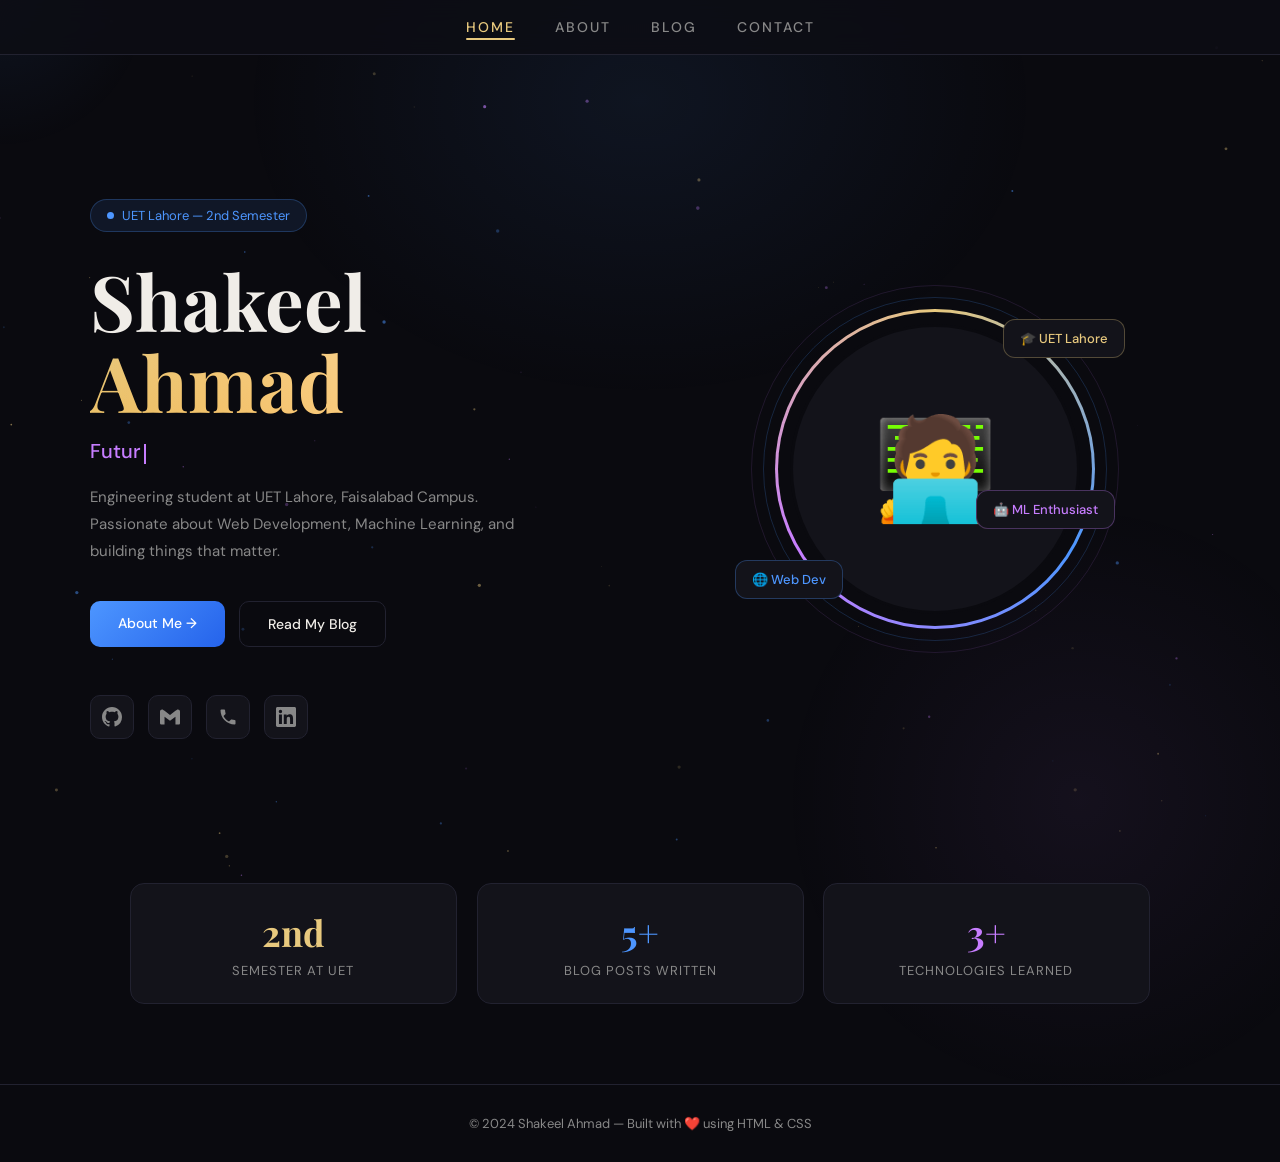
<file: index.html>
<!DOCTYPE html>
<html lang="en">
<head>
  <meta charset="UTF-8" />
  <meta name="viewport" content="width=device-width, initial-scale=1.0"/>
  <title>Shakeel Ahmad — Future Engineer</title>
  <link href="https://fonts.googleapis.com/css2?family=Playfair+Display:wght@700;900&family=DM+Sans:wght@300;400;500&display=swap" rel="stylesheet"/>
  <style>
    :root {
      --bg: #0a0a0f;
      --surface: #13131a;
      --text: #f0ede8;
      --muted: #888;
      --border: #222230;
      --gold: #e8c97e;
      --blue: #4d96ff;
      --purple: #c77dff;
    }

    * { margin: 0; padding: 0; box-sizing: border-box; }

    body {
      background: var(--bg);
      color: var(--text);
      font-family: 'DM Sans', sans-serif;
      min-height: 100vh;
      overflow-x: hidden;
    }

    /* ========== PARTICLE CANVAS ========== */
    #particle-canvas {
      position: fixed;
      top: 0; left: 0;
      width: 100%; height: 100%;
      pointer-events: none;
      z-index: 0;
    }

    /* BACKGROUND GLOW */
    .bg-glow {
      position: fixed;
      top: -200px; left: 50%;
      transform: translateX(-50%);
      width: 800px; height: 600px;
      background: radial-gradient(ellipse, rgba(77,150,255,0.08) 0%, transparent 70%);
      pointer-events: none;
      z-index: 0;
      animation: glowPulse 6s ease-in-out infinite;
    }
    .bg-glow2 {
      position: fixed;
      bottom: -200px; right: -100px;
      width: 600px; height: 600px;
      background: radial-gradient(ellipse, rgba(199,125,255,0.06) 0%, transparent 70%);
      pointer-events: none;
      z-index: 0;
      animation: glowPulse 8s ease-in-out infinite reverse;
    }
    @keyframes glowPulse {
      0%, 100% { opacity: 1; transform: translateX(-50%) scale(1); }
      50% { opacity: 0.6; transform: translateX(-50%) scale(1.1); }
    }

    /* ========== CURSOR GLOW ========== */
    .cursor-glow {
      position: fixed;
      width: 300px; height: 300px;
      border-radius: 50%;
      background: radial-gradient(circle, rgba(77,150,255,0.07) 0%, transparent 70%);
      pointer-events: none;
      transform: translate(-50%, -50%);
      z-index: 0;
      transition: transform 0.12s ease;
    }

    /* NAV */
    nav {
      background: rgba(13,13,20,0.85);
      backdrop-filter: blur(12px);
      padding: 18px 40px;
      display: flex;
      justify-content: center;
      gap: 40px;
      border-bottom: 1px solid var(--border);
      position: sticky;
      top: 0;
      z-index: 100;
      animation: slideDown 0.7s cubic-bezier(0.16,1,0.3,1) both;
    }
    @keyframes slideDown {
      from { transform: translateY(-100%); opacity: 0; }
      to { transform: translateY(0); opacity: 1; }
    }
    nav a {
      color: var(--muted);
      text-decoration: none;
      font-size: 14px;
      letter-spacing: 2px;
      text-transform: uppercase;
      font-weight: 500;
      transition: color 0.3s;
      position: relative;
    }
    nav a::after {
      content: '';
      position: absolute;
      bottom: -4px; left: 0;
      width: 0; height: 2px;
      background: var(--gold);
      border-radius: 2px;
      transition: width 0.3s ease;
    }
    nav a:hover { color: white; }
    nav a:hover::after { width: 100%; }
    nav a.active { color: var(--gold); }
    nav a.active::after { width: 100%; }

    /* HERO */
    .hero {
      position: relative;
      z-index: 1;
      min-height: 92vh;
      display: flex;
      align-items: center;
      justify-content: center;
      padding: 60px 40px;
    }

    .hero-inner {
      display: grid;
      grid-template-columns: 1fr 1fr;
      max-width: 1100px;
      width: 100%;
      gap: 80px;
      align-items: center;
    }

    /* STATUS PILL */
    .status-pill {
      display: inline-flex;
      align-items: center;
      gap: 8px;
      background: rgba(77,150,255,0.1);
      border: 1px solid rgba(77,150,255,0.25);
      color: var(--blue);
      padding: 7px 16px;
      border-radius: 30px;
      font-size: 13px;
      margin-bottom: 28px;
      animation: fadeUp 0.6s ease forwards;
      opacity: 0;
    }
    .status-dot {
      width: 7px; height: 7px;
      background: var(--blue);
      border-radius: 50%;
      animation: blink 1.5s ease-in-out infinite;
    }
    @keyframes blink {
      0%, 100% { opacity: 1; box-shadow: 0 0 6px var(--blue); }
      50% { opacity: 0.3; box-shadow: none; }
    }

    /* HERO NAME */
    .hero-name {
      font-family: 'Playfair Display', serif;
      font-size: clamp(48px, 6vw, 80px);
      line-height: 1.05;
      margin-bottom: 16px;
      animation: fadeUp 0.6s 0.1s ease both;
      opacity: 0;
    }
    .hero-name .highlight {
      background: linear-gradient(135deg, var(--gold), #f5a623);
      -webkit-background-clip: text;
      -webkit-text-fill-color: transparent;
      background-clip: text;
      position: relative;
      display: inline-block;
    }
    /* Shimmer on name */
    .hero-name .highlight::after {
      content: 'Ahmad';
      position: absolute;
      top: 0; left: 0;
      background: linear-gradient(90deg, transparent 0%, rgba(255,255,255,0.4) 50%, transparent 100%);
      -webkit-background-clip: text;
      -webkit-text-fill-color: transparent;
      background-clip: text;
      background-size: 200% 100%;
      animation: shimmer 3s ease-in-out infinite 2s;
    }
    @keyframes shimmer {
      0% { background-position: -200% 0; }
      100% { background-position: 200% 0; }
    }

    .hero-title {
      font-size: 20px;
      color: var(--muted);
      margin-bottom: 20px;
      font-weight: 300;
      animation: fadeUp 0.6s 0.2s ease both;
      opacity: 0;
    }
    .hero-title span { color: var(--purple); font-weight: 500; }

    /* TYPING CURSOR */
    .typing-text { display: inline; }
    .typing-cursor {
      display: inline-block;
      width: 2px;
      height: 1em;
      background: var(--purple);
      margin-left: 3px;
      vertical-align: text-bottom;
      animation: cursorBlink 0.8s step-end infinite;
    }
    @keyframes cursorBlink {
      0%, 100% { opacity: 1; }
      50% { opacity: 0; }
    }

    .hero-desc {
      font-size: 15px;
      color: var(--muted);
      line-height: 1.8;
      max-width: 440px;
      margin-bottom: 36px;
      animation: fadeUp 0.6s 0.3s ease both;
      opacity: 0;
    }

    /* BUTTONS */
    .hero-btns {
      display: flex;
      gap: 14px;
      flex-wrap: wrap;
      margin-bottom: 48px;
      animation: fadeUp 0.6s 0.4s ease both;
      opacity: 0;
    }

    .btn-primary {
      padding: 13px 28px;
      background: linear-gradient(135deg, var(--blue), #2563eb);
      color: white;
      border: none;
      border-radius: 10px;
      font-size: 14px;
      font-weight: 500;
      cursor: pointer;
      text-decoration: none;
      font-family: 'DM Sans', sans-serif;
      transition: transform 0.25s, box-shadow 0.25s;
      display: inline-block;
      position: relative;
      overflow: hidden;
    }
    .btn-primary::before {
      content: '';
      position: absolute;
      top: 0; left: -100%;
      width: 100%; height: 100%;
      background: linear-gradient(90deg, transparent, rgba(255,255,255,0.15), transparent);
      transition: left 0.4s ease;
    }
    .btn-primary:hover::before { left: 100%; }
    .btn-primary:hover {
      transform: translateY(-3px) scale(1.02);
      box-shadow: 0 10px 30px rgba(77,150,255,0.4);
    }
    .btn-primary:active { transform: translateY(-1px) scale(0.99); }

    .btn-secondary {
      padding: 13px 28px;
      background: transparent;
      color: var(--text);
      border: 1px solid var(--border);
      border-radius: 10px;
      font-size: 14px;
      font-weight: 500;
      cursor: pointer;
      text-decoration: none;
      font-family: 'DM Sans', sans-serif;
      transition: all 0.3s;
      display: inline-block;
    }
    .btn-secondary:hover {
      border-color: rgba(255,255,255,0.3);
      background: rgba(255,255,255,0.05);
      transform: translateY(-2px);
    }

    /* SOCIAL LINKS */
    .social-links {
      display: flex;
      gap: 14px;
      animation: fadeUp 0.6s 0.5s ease both;
      opacity: 0;
    }

    .social-link {
      width: 44px; height: 44px;
      border-radius: 10px;
      border: 1px solid var(--border);
      background: var(--surface);
      display: flex;
      align-items: center;
      justify-content: center;
      text-decoration: none;
      font-size: 18px;
      transition: all 0.3s cubic-bezier(0.34,1.56,0.64,1);
      color: var(--muted);
    }
    .social-link:hover {
      border-color: rgba(255,255,255,0.2);
      transform: translateY(-5px) rotate(5deg);
      color: white;
    }
    .social-link.github:hover { background: rgba(255,255,255,0.08); transform: translateY(-5px) rotate(-5deg); }
    .social-link.gmail:hover { background: rgba(234,67,53,0.15); border-color: rgba(234,67,53,0.4); }
    .social-link.phone:hover { background: rgba(107,203,119,0.15); border-color: rgba(107,203,119,0.4); }
    .social-link.linkedin:hover { background: rgba(10,102,194,0.15); border-color: rgba(10,102,194,0.4); }

    /* ========== AVATAR ========== */
    .hero-avatar {
      display: flex;
      justify-content: center;
      align-items: center;
      animation: fadeUp 0.6s 0.3s ease both;
      opacity: 0;
    }

    .avatar-wrap {
      position: relative;
      width: 320px;
      height: 320px;
    }

    /* Rotating outer ring */
    .avatar-ring {
      position: absolute;
      inset: 0;
      border-radius: 50%;
      background: conic-gradient(var(--gold), var(--blue), var(--purple), var(--gold));
      padding: 3px;
      animation: spin 8s linear infinite;
    }
    @keyframes spin {
      to { transform: rotate(360deg); }
    }

    /* Counter-rotating inner pulse ring */
    .avatar-pulse-ring {
      position: absolute;
      inset: -12px;
      border-radius: 50%;
      border: 1px solid rgba(77,150,255,0.2);
      animation: pulseRing 2.5s ease-in-out infinite;
    }
    .avatar-pulse-ring2 {
      position: absolute;
      inset: -24px;
      border-radius: 50%;
      border: 1px solid rgba(199,125,255,0.12);
      animation: pulseRing 2.5s ease-in-out infinite 0.8s;
    }
    @keyframes pulseRing {
      0%, 100% { opacity: 0.8; transform: scale(1); }
      50% { opacity: 0.3; transform: scale(1.04); }
    }

    .avatar-ring-inner {
      width: 100%;
      height: 100%;
      border-radius: 50%;
      background: var(--bg);
      display: flex;
      align-items: center;
      justify-content: center;
    }

    .avatar-photo {
      width: 290px;
      height: 290px;
      border-radius: 50%;
      background: var(--surface);
      display: flex;
      align-items: center;
      justify-content: center;
      font-size: 100px;
      overflow: hidden;
      border: 3px solid var(--bg);
      transition: transform 0.4s cubic-bezier(0.34,1.56,0.64,1);
    }
    .avatar-wrap:hover .avatar-photo {
      transform: scale(1.05);
    }
    .avatar-wrap:hover .avatar-ring {
      animation: spin 3s linear infinite;
    }
    .avatar-photo img {
      width: 100%;
      height: 100%;
      object-fit: cover;
    }

    /* FLOATING BADGES */
    .float-badge {
      position: absolute;
      background: var(--surface);
      border: 1px solid var(--border);
      border-radius: 12px;
      padding: 10px 16px;
      font-size: 13px;
      font-weight: 500;
      white-space: nowrap;
      backdrop-filter: blur(8px);
      transition: transform 0.3s ease, box-shadow 0.3s ease;
    }
    .float-badge:hover {
      box-shadow: 0 8px 24px rgba(0,0,0,0.4);
    }
    .float-badge.b1 {
      top: 10px; right: -30px;
      color: var(--gold);
      border-color: rgba(232,201,126,0.3);
      animation: float1 3.5s ease-in-out infinite;
    }
    .float-badge.b2 {
      bottom: 30px; left: -40px;
      color: var(--blue);
      border-color: rgba(77,150,255,0.3);
      animation: float2 4s ease-in-out infinite 1s;
    }
    .float-badge.b3 {
      bottom: 100px; right: -20px;
      color: var(--purple);
      border-color: rgba(199,125,255,0.3);
      animation: float3 3s ease-in-out infinite 2s;
    }
    @keyframes float1 {
      0%, 100% { transform: translateY(0) rotate(-2deg); }
      50% { transform: translateY(-10px) rotate(2deg); }
    }
    @keyframes float2 {
      0%, 100% { transform: translateY(0) rotate(1deg); }
      50% { transform: translateY(-12px) rotate(-2deg); }
    }
    @keyframes float3 {
      0%, 100% { transform: translateY(0) rotate(-1deg); }
      50% { transform: translateY(-8px) rotate(3deg); }
    }

    /* ========== STATS BAR ========== */
    .stats-bar {
      position: relative;
      z-index: 1;
      max-width: 1100px;
      margin: 0 auto;
      padding: 0 40px 80px;
      display: grid;
      grid-template-columns: repeat(3, 1fr);
      gap: 20px;
    }

    .stat-card {
      background: var(--surface);
      border: 1px solid var(--border);
      border-radius: 14px;
      padding: 24px 28px;
      text-align: center;
      transition: transform 0.3s cubic-bezier(0.34,1.56,0.64,1), border-color 0.3s, box-shadow 0.3s;
      position: relative;
      overflow: hidden;
      opacity: 0;
      transform: translateY(30px);
    }
    /* shine sweep on hover */
    .stat-card::before {
      content: '';
      position: absolute;
      top: 0; left: -100%;
      width: 60%; height: 100%;
      background: linear-gradient(90deg, transparent, rgba(255,255,255,0.04), transparent);
      transition: left 0.5s ease;
      pointer-events: none;
    }
    .stat-card:hover::before { left: 150%; }
    .stat-card:hover {
      transform: translateY(-6px) scale(1.02);
      border-color: rgba(255,255,255,0.15);
      box-shadow: 0 16px 40px rgba(0,0,0,0.4);
    }
    .stat-card.animated {
      animation: statIn 0.6s cubic-bezier(0.16,1,0.3,1) forwards;
    }
    @keyframes statIn {
      from { opacity: 0; transform: translateY(30px) scale(0.95); }
      to { opacity: 1; transform: translateY(0) scale(1); }
    }

    .stat-num {
      font-family: 'Playfair Display', serif;
      font-size: 36px;
      font-weight: 700;
      margin-bottom: 6px;
      transition: transform 0.3s;
    }
    .stat-card:hover .stat-num { transform: scale(1.1); }
    .stat-card:nth-child(1) .stat-num { color: var(--gold); }
    .stat-card:nth-child(2) .stat-num { color: var(--blue); }
    .stat-card:nth-child(3) .stat-num { color: var(--purple); }

    .stat-label {
      color: var(--muted);
      font-size: 13px;
      letter-spacing: 1px;
    }

    /* ========== MAIN ANIMATIONS ========== */
    @keyframes fadeUp {
      from { opacity: 0; transform: translateY(28px); }
      to { opacity: 1; transform: translateY(0); }
    }

    /* ========== SCROLL REVEAL ========== */
    .reveal {
      opacity: 0;
      transform: translateY(30px);
      transition: opacity 0.7s ease, transform 0.7s cubic-bezier(0.16,1,0.3,1);
    }
    .reveal.visible {
      opacity: 1;
      transform: translateY(0);
    }

    footer {
      text-align: center;
      padding: 30px;
      color: var(--muted);
      font-size: 13px;
      border-top: 1px solid var(--border);
      position: relative;
      z-index: 1;
      animation: fadeUp 0.6s 1s ease both;
      opacity: 0;
    }

    /* ========== PAGE LOAD OVERLAY ========== */
    #page-loader {
      position: fixed;
      inset: 0;
      background: var(--bg);
      z-index: 9999;
      display: flex;
      align-items: center;
      justify-content: center;
      flex-direction: column;
      gap: 16px;
      transition: opacity 0.5s ease, visibility 0.5s ease;
    }
    #page-loader.hidden {
      opacity: 0;
      visibility: hidden;
    }
    .loader-ring {
      width: 50px; height: 50px;
      border-radius: 50%;
      border: 3px solid var(--border);
      border-top-color: var(--blue);
      border-right-color: var(--gold);
      animation: loaderSpin 0.9s linear infinite;
    }
    @keyframes loaderSpin {
      to { transform: rotate(360deg); }
    }
    .loader-text {
      color: var(--muted);
      font-size: 13px;
      letter-spacing: 3px;
      text-transform: uppercase;
      animation: blink 1s ease-in-out infinite;
    }

    @media (max-width: 768px) {
      .hero-inner { grid-template-columns: 1fr; text-align: center; gap: 50px; }
      .hero-avatar { order: -1; }
      .avatar-wrap { width: 240px; height: 240px; }
      .avatar-photo { width: 210px; height: 210px; font-size: 70px; }
      .float-badge.b1 { right: -10px; top: 0; }
      .float-badge.b2 { left: -10px; }
      .hero-btns, .social-links { justify-content: center; }
      .hero-desc { margin: 0 auto 36px; }
      .stats-bar { grid-template-columns: 1fr; padding: 0 20px 60px; }
      nav { gap: 20px; padding: 16px 20px; }
      .hero { padding: 40px 20px; }
      .cursor-glow { display: none; }
    }
  </style>
</head>
<body>

  <!-- PAGE LOADER -->
  <div id="page-loader">
    <div class="loader-ring"></div>
    <div class="loader-text">Loading...</div>
  </div>

  <!-- CURSOR GLOW -->
  <div class="cursor-glow" id="cursorGlow"></div>

  <!-- PARTICLES -->
  <canvas id="particle-canvas"></canvas>

  <div class="bg-glow"></div>
  <div class="bg-glow2"></div>

  <nav>
    <a href="index.html" class="active">Home</a>
    <a href="about.html">About</a>
    <a href="blog.html">Blog</a>
    <a href="contact.html">Contact</a>
  </nav>

  <section class="hero">
    <div class="hero-inner">

      <!-- LEFT -->
      <div class="hero-text">
        <div class="status-pill">
          <div class="status-dot"></div>
          UET Lahore — 2nd Semester
        </div>

        <h1 class="hero-name">
          Shakeel<br><span class="highlight">Ahmad</span>
        </h1>

        <p class="hero-title">
          <span class="typing-text" id="typingText"></span><span class="typing-cursor"></span>
        </p>

        <p class="hero-desc">
          Engineering student at UET Lahore, Faisalabad Campus. Passionate about Web Development, Machine Learning, and building things that matter.
        </p>

        <div class="hero-btns">
          <a href="about.html" class="btn-primary">About Me →</a>
          <a href="blog.html" class="btn-secondary">Read My Blog</a>
        </div>

        <div class="social-links">
          <a href="https://shakeel896.github.io" target="_blank" class="social-link github" title="GitHub">
            <svg width="20" height="20" viewBox="0 0 24 24" fill="currentColor"><path d="M12 0C5.37 0 0 5.37 0 12c0 5.31 3.435 9.795 8.205 11.385.6.105.825-.255.825-.57 0-.285-.015-1.23-.015-2.235-3.015.555-3.795-.735-4.035-1.41-.135-.345-.72-1.41-1.23-1.695-.42-.225-1.02-.78-.015-.795.945-.015 1.62.87 1.845 1.23 1.08 1.815 2.805 1.305 3.495.99.105-.78.42-1.305.765-1.605-2.67-.3-5.46-1.335-5.46-5.925 0-1.305.465-2.385 1.23-3.225-.12-.3-.54-1.53.12-3.18 0 0 1.005-.315 3.3 1.23.96-.27 1.98-.405 3-.405s2.04.135 3 .405c2.295-1.56 3.3-1.23 3.3-1.23.66 1.65.24 2.88.12 3.18.765.84 1.23 1.905 1.23 3.225 0 4.605-2.805 5.625-5.475 5.925.435.375.81 1.095.81 2.22 0 1.605-.015 2.895-.015 3.3 0 .315.225.69.825.57A12.02 12.02 0 0 0 24 12c0-6.63-5.37-12-12-12z"/></svg>
          </a>
          <a href="mailto:shakeelahmadkhalilahmadd299@gmail.com" class="social-link gmail" title="Gmail">
            <svg width="20" height="20" viewBox="0 0 24 24" fill="currentColor"><path d="M24 5.457v13.909c0 .904-.732 1.636-1.636 1.636h-3.819V11.73L12 16.64l-6.545-4.91v9.273H1.636A1.636 1.636 0 0 1 0 19.366V5.457c0-2.023 2.309-3.178 3.927-1.964L5.455 4.64 12 9.548l6.545-4.909 1.528-1.145C21.69 2.28 24 3.434 24 5.457z"/></svg>
          </a>
          <a href="tel:+923704218263" class="social-link phone" title="Phone">
            <svg width="20" height="20" viewBox="0 0 24 24" fill="currentColor"><path d="M6.62 10.79c1.44 2.83 3.76 5.14 6.59 6.59l2.2-2.2c.27-.27.67-.36 1.02-.24 1.12.37 2.33.57 3.57.57.55 0 1 .45 1 1V20c0 .55-.45 1-1 1-9.39 0-17-7.61-17-17 0-.55.45-1 1-1h3.5c.55 0 1 .45 1 1 0 1.25.2 2.45.57 3.57.11.35.03.74-.25 1.02l-2.2 2.2z"/></svg>
          </a>
          <a href="https://linkedin.com" target="_blank" class="social-link linkedin" title="LinkedIn">
            <svg width="20" height="20" viewBox="0 0 24 24" fill="currentColor"><path d="M20.447 20.452h-3.554v-5.569c0-1.328-.027-3.037-1.852-3.037-1.853 0-2.136 1.445-2.136 2.939v5.667H9.351V9h3.414v1.561h.046c.477-.9 1.637-1.85 3.37-1.85 3.601 0 4.267 2.37 4.267 5.455v6.286zM5.337 7.433a2.062 2.062 0 0 1-2.063-2.065 2.064 2.064 0 1 1 2.063 2.065zm1.782 13.019H3.555V9h3.564v11.452zM22.225 0H1.771C.792 0 0 .774 0 1.729v20.542C0 23.227.792 24 1.771 24h20.451C23.2 24 24 23.227 24 22.271V1.729C24 .774 23.2 0 22.222 0h.003z"/></svg>
          </a>
        </div>
      </div>

      <!-- RIGHT AVATAR -->
      <div class="hero-avatar">
        <div class="avatar-wrap">
          <div class="avatar-pulse-ring2"></div>
          <div class="avatar-pulse-ring"></div>
          <div class="avatar-ring">
            <div class="avatar-ring-inner">
              <div class="avatar-photo">🧑‍💻</div>
            </div>
          </div>

          <div class="float-badge b1">🎓 UET Lahore</div>
          <div class="float-badge b2">🌐 Web Dev</div>
          <div class="float-badge b3">🤖 ML Enthusiast</div>
        </div>
      </div>

    </div>
  </section>

  <!-- STATS -->
  <div class="stats-bar">
    <div class="stat-card reveal">
      <div class="stat-num">2nd</div>
      <div class="stat-label">SEMESTER AT UET</div>
    </div>
    <div class="stat-card reveal">
      <div class="stat-num">5+</div>
      <div class="stat-label">BLOG POSTS WRITTEN</div>
    </div>
    <div class="stat-card reveal">
      <div class="stat-num">3+</div>
      <div class="stat-label">TECHNOLOGIES LEARNED</div>
    </div>
  </div>

  <footer>© 2024 Shakeel Ahmad — Built with ❤️ using HTML & CSS</footer>

  <script>
    // ===== PAGE LOADER =====
    window.addEventListener('load', () => {
      setTimeout(() => {
        document.getElementById('page-loader').classList.add('hidden');
      }, 800);
    });

    // ===== CURSOR GLOW =====
    const cursorGlow = document.getElementById('cursorGlow');
    document.addEventListener('mousemove', (e) => {
      cursorGlow.style.left = e.clientX + 'px';
      cursorGlow.style.top = e.clientY + 'px';
    });

    // ===== TYPING ANIMATION =====
    const phrases = [
      'Future Engineer · Tech Enthusiast',
      'Web Developer 🌐',
      'ML Enthusiast 🤖',
      'UET Lahore Student 🎓',
      'Building Cool Things ⚡'
    ];
    let phraseIndex = 0, charIndex = 0, deleting = false;
    const typingEl = document.getElementById('typingText');

    function typeEffect() {
      const current = phrases[phraseIndex];
      if (!deleting) {
        typingEl.textContent = current.slice(0, charIndex + 1);
        charIndex++;
        if (charIndex === current.length) {
          deleting = true;
          setTimeout(typeEffect, 1800);
          return;
        }
        setTimeout(typeEffect, 60);
      } else {
        typingEl.textContent = current.slice(0, charIndex - 1);
        charIndex--;
        if (charIndex === 0) {
          deleting = false;
          phraseIndex = (phraseIndex + 1) % phrases.length;
          setTimeout(typeEffect, 400);
          return;
        }
        setTimeout(typeEffect, 35);
      }
    }
    setTimeout(typeEffect, 1200);

    // ===== PARTICLE SYSTEM =====
    const canvas = document.getElementById('particle-canvas');
    const ctx = canvas.getContext('2d');
    let particles = [];
    let W, H;

    function resize() {
      W = canvas.width = window.innerWidth;
      H = canvas.height = window.innerHeight;
    }
    resize();
    window.addEventListener('resize', resize);

    const colors = ['rgba(77,150,255,', 'rgba(199,125,255,', 'rgba(232,201,126,'];

    class Particle {
      constructor() { this.reset(true); }
      reset(initial = false) {
        this.x = Math.random() * W;
        this.y = initial ? Math.random() * H : H + 10;
        this.size = Math.random() * 1.5 + 0.3;
        this.speedY = -(Math.random() * 0.4 + 0.1);
        this.speedX = (Math.random() - 0.5) * 0.2;
        this.color = colors[Math.floor(Math.random() * colors.length)];
        this.alpha = Math.random() * 0.5 + 0.1;
        this.life = 0;
        this.maxLife = Math.random() * 300 + 200;
      }
      update() {
        this.x += this.speedX;
        this.y += this.speedY;
        this.life++;
        if (this.y < -10 || this.life > this.maxLife) this.reset();
      }
      draw() {
        const fade = this.life < 30 ? this.life / 30 :
                     this.life > this.maxLife - 30 ? (this.maxLife - this.life) / 30 : 1;
        ctx.beginPath();
        ctx.arc(this.x, this.y, this.size, 0, Math.PI * 2);
        ctx.fillStyle = this.color + (this.alpha * fade) + ')';
        ctx.fill();
      }
    }

    for (let i = 0; i < 80; i++) particles.push(new Particle());

    function animateParticles() {
      ctx.clearRect(0, 0, W, H);
      particles.forEach(p => { p.update(); p.draw(); });
      requestAnimationFrame(animateParticles);
    }
    animateParticles();

    // ===== SCROLL REVEAL =====
    const revealEls = document.querySelectorAll('.reveal');
    const observer = new IntersectionObserver((entries) => {
      entries.forEach((entry, i) => {
        if (entry.isIntersecting) {
          setTimeout(() => {
            entry.target.style.opacity = '1';
            entry.target.style.transform = 'translateY(0)';
            entry.target.style.transition = 'opacity 0.7s ease, transform 0.7s cubic-bezier(0.16,1,0.3,1)';
            entry.target.classList.add('animated');
          }, i * 120);
          observer.unobserve(entry.target);
        }
      });
    }, { threshold: 0.15 });

    revealEls.forEach(el => observer.observe(el));

    // ===== TILT ON AVATAR =====
    const avatarWrap = document.querySelector('.avatar-wrap');
    if (avatarWrap) {
      avatarWrap.addEventListener('mousemove', (e) => {
        const rect = avatarWrap.getBoundingClientRect();
        const cx = rect.left + rect.width / 2;
        const cy = rect.top + rect.height / 2;
        const dx = (e.clientX - cx) / (rect.width / 2);
        const dy = (e.clientY - cy) / (rect.height / 2);
        avatarWrap.style.transform = `perspective(600px) rotateX(${-dy * 10}deg) rotateY(${dx * 10}deg)`;
      });
      avatarWrap.addEventListener('mouseleave', () => {
        avatarWrap.style.transform = 'perspective(600px) rotateX(0) rotateY(0)';
        avatarWrap.style.transition = 'transform 0.5s ease';
      });
    }

    // ===== STAT CARD CLICK RIPPLE =====
    document.querySelectorAll('.stat-card').forEach(card => {
      card.addEventListener('click', function(e) {
        const ripple = document.createElement('span');
        const rect = this.getBoundingClientRect();
        ripple.style.cssText = `
          position:absolute;
          border-radius:50%;
          background:rgba(255,255,255,0.08);
          width:10px;height:10px;
          left:${e.clientX - rect.left - 5}px;
          top:${e.clientY - rect.top - 5}px;
          transform:scale(0);
          animation:rippleAnim 0.6s ease-out forwards;
          pointer-events:none;
        `;
        this.appendChild(ripple);
        setTimeout(() => ripple.remove(), 600);
      });
    });

    const rippleStyle = document.createElement('style');
    rippleStyle.textContent = `
      @keyframes rippleAnim {
        to { transform: scale(40); opacity: 0; }
      }
    `;
    document.head.appendChild(rippleStyle);
  </script>

</body>
</html>
</file>
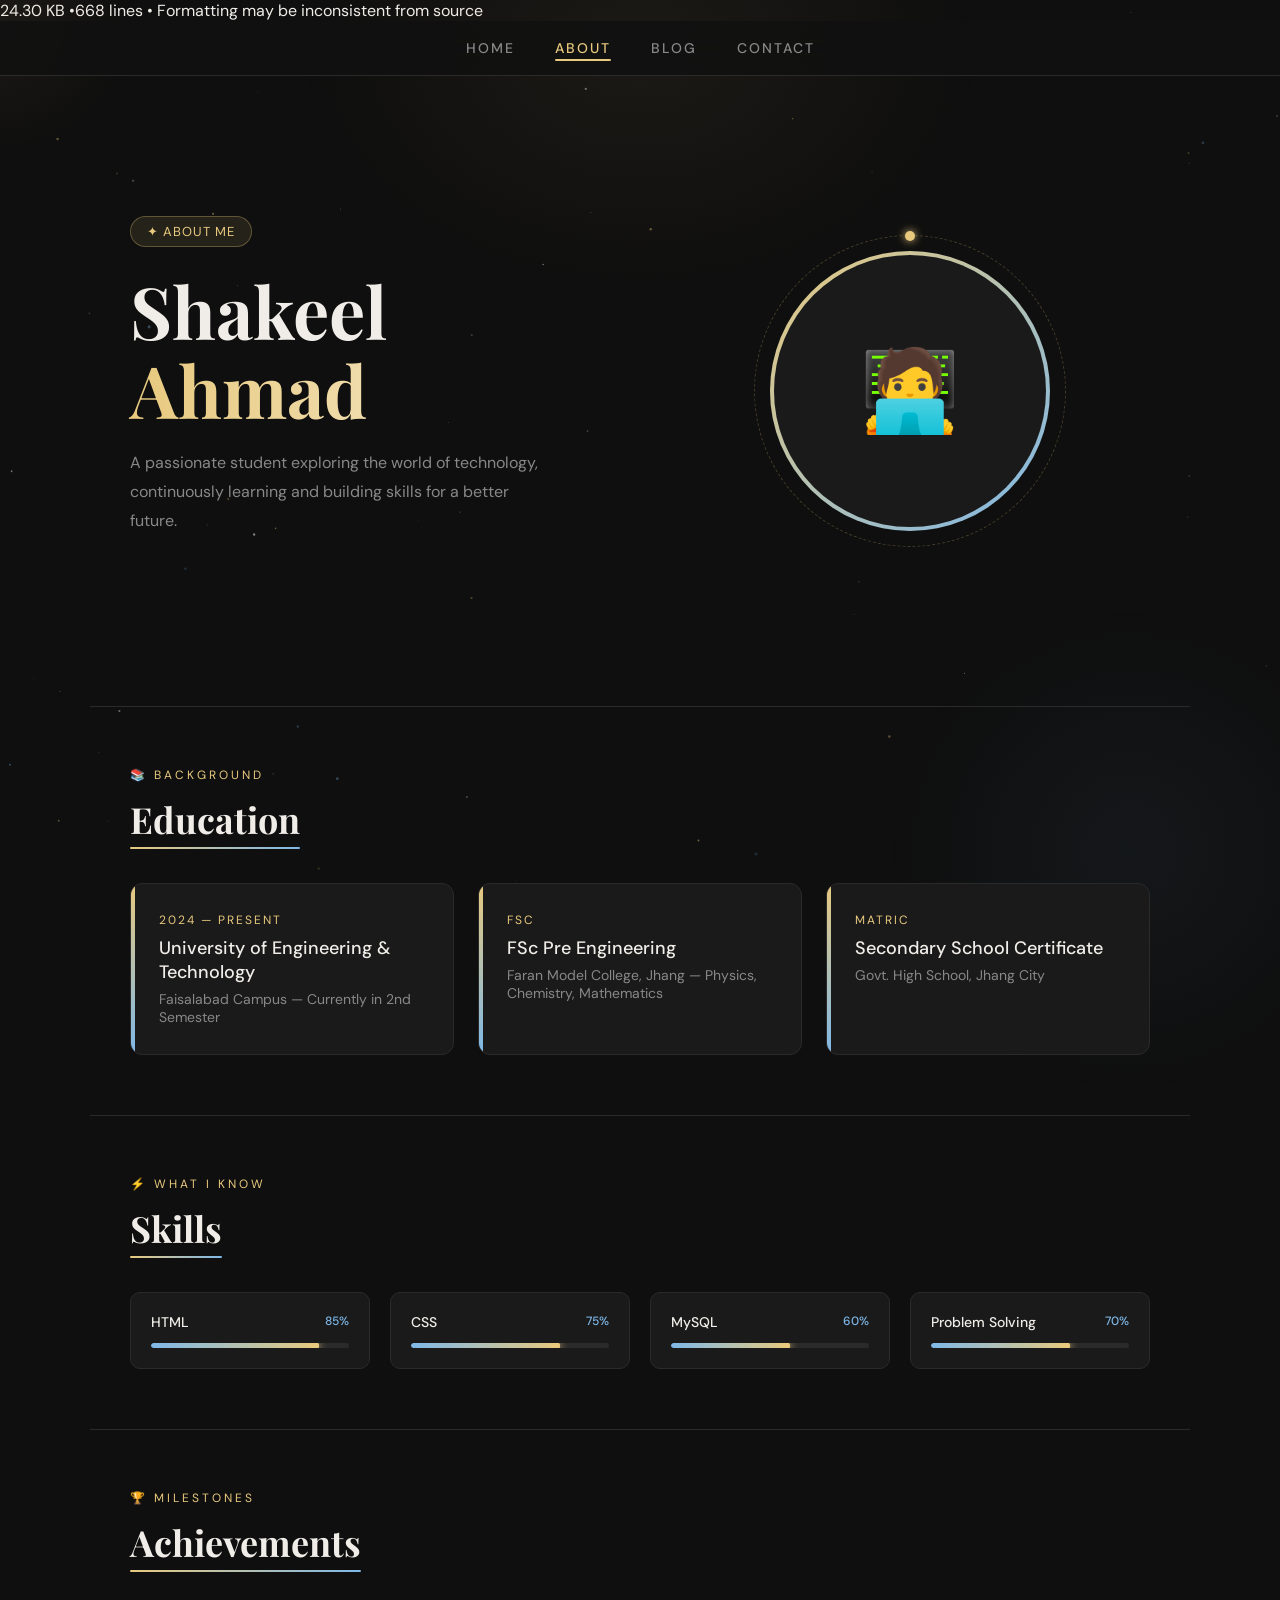
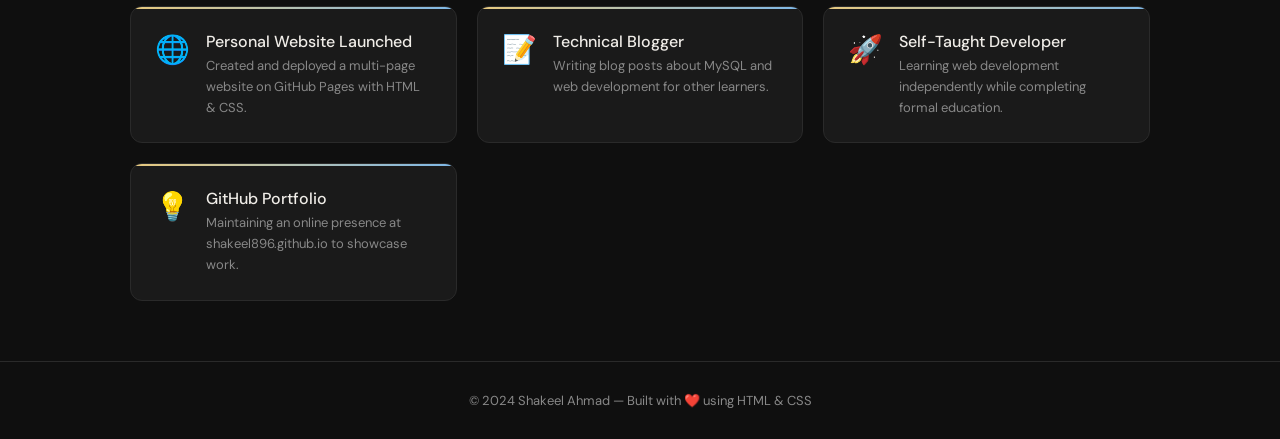
<file: about.html>
24.30 KB •668 lines
•
Formatting may be inconsistent from source
<!DOCTYPE html>
<html lang="en">
<head>
  <meta charset="UTF-8" />
  <meta name="viewport" content="width=device-width, initial-scale=1.0"/>
  <title>About Me - Shakeel Ahmad</title>
  <link href="https://fonts.googleapis.com/css2?family=Playfair+Display:wght@700;900&family=DM+Sans:wght@300;400;500&display=swap" rel="stylesheet"/>
  <style>
    :root {
      --bg: #0f0f0f;
      --surface: #1a1a1a;
      --accent: #e8c97e;
      --accent2: #7eb8e8;
      --text: #f0ede8;
      --muted: #888;
      --border: #2a2a2a;
    }

    * { margin: 0; padding: 0; box-sizing: border-box; }

    body {
      background: var(--bg);
      color: var(--text);
      font-family: 'DM Sans', sans-serif;
      min-height: 100vh;
      overflow-x: hidden;
    }

    /* ===== PAGE LOADER ===== */
    #page-loader {
      position: fixed; inset: 0; background: var(--bg);
      z-index: 9999; display: flex; align-items: center;
      justify-content: center; flex-direction: column; gap: 16px;
      transition: opacity 0.6s ease, visibility 0.6s ease;
    }
    #page-loader.hidden { opacity: 0; visibility: hidden; }
    .loader-ring {
      width: 48px; height: 48px; border-radius: 50%;
      border: 3px solid var(--border);
      border-top-color: var(--accent);
      border-right-color: var(--accent2);
      animation: spin 0.9s linear infinite;
    }
    @keyframes spin { to { transform: rotate(360deg); } }
    .loader-text {
      color: var(--muted); font-size: 12px;
      letter-spacing: 3px; text-transform: uppercase;
      animation: blinkText 1s ease-in-out infinite;
    }
    @keyframes blinkText { 0%,100%{opacity:1} 50%{opacity:0.3} }

    /* ===== PARTICLES ===== */
    #particle-canvas {
      position: fixed; top:0; left:0; width:100%; height:100%;
      pointer-events: none; z-index: 0;
    }

    /* ===== CURSOR GLOW ===== */
    .cursor-glow {
      position: fixed; width: 280px; height: 280px;
      border-radius: 50%;
      background: radial-gradient(circle, rgba(232,201,126,0.06) 0%, transparent 70%);
      pointer-events: none; transform: translate(-50%,-50%); z-index: 0;
      transition: left 0.1s ease, top 0.1s ease;
    }

    /* ===== BACKGROUND GLOW ===== */
    .bg-glow {
      position: fixed; top:-200px; left:50%; transform:translateX(-50%);
      width:700px; height:500px;
      background: radial-gradient(ellipse, rgba(232,201,126,0.06) 0%, transparent 70%);
      pointer-events:none; z-index:0;
      animation: glowBreath 7s ease-in-out infinite;
    }
    .bg-glow2 {
      position: fixed; bottom:-200px; right:-100px;
      width:500px; height:500px;
      background: radial-gradient(ellipse, rgba(126,184,232,0.05) 0%, transparent 70%);
      pointer-events:none; z-index:0;
      animation: glowBreath 9s ease-in-out infinite reverse;
    }
    @keyframes glowBreath {
      0%,100%{opacity:1;transform:translateX(-50%) scale(1)}
      50%{opacity:0.5;transform:translateX(-50%) scale(1.1)}
    }

    /* ===== NAV ===== */
    nav {
      background: rgba(17,17,17,0.9);
      backdrop-filter: blur(14px);
      padding: 18px 40px;
      display: flex; justify-content: center; gap: 40px;
      border-bottom: 1px solid var(--border);
      position: sticky; top: 0; z-index: 100;
      animation: slideDown 0.7s cubic-bezier(0.16,1,0.3,1) both;
    }
    @keyframes slideDown { from{transform:translateY(-100%);opacity:0} to{transform:translateY(0);opacity:1} }
    nav a {
      color: var(--muted); text-decoration: none; font-size: 14px;
      letter-spacing: 2px; text-transform: uppercase; font-weight: 500;
      transition: color 0.3s; position: relative;
    }
    nav a::after {
      content:''; position:absolute; bottom:-4px; left:0;
      width:0; height:2px; background:var(--accent); border-radius:2px;
      transition:width 0.3s ease;
    }
    nav a:hover { color: var(--accent); }
    nav a:hover::after { width: 100%; }
    nav a.active { color: var(--accent); }
    nav a.active::after { width: 100%; }

    /* ===== HERO ===== */
    .hero {
      display: grid; grid-template-columns: 1fr 1fr;
      min-height: 70vh; align-items: center;
      max-width: 1100px; margin: 0 auto;
      padding: 80px 40px; gap: 60px;
      position: relative; z-index: 1;
    }

    .hero-text h1 {
      font-family: 'Playfair Display', serif;
      font-size: clamp(42px, 6vw, 72px);
      line-height: 1.1; margin-bottom: 20px;
      opacity:0; animation: fadeUp 0.7s 0.3s ease forwards;
    }
    .hero-text h1 span {
      color: var(--accent);
      position: relative; display: inline-block;
    }
    /* Shimmer on name */
    .hero-text h1 span::after {
      content: 'Ahmad';
      position: absolute; top:0; left:0;
      background: linear-gradient(90deg, transparent 0%, rgba(255,255,255,0.35) 50%, transparent 100%);
      -webkit-background-clip: text; -webkit-text-fill-color: transparent;
      background-clip: text; background-size: 200% 100%;
      animation: shimmer 4s ease-in-out infinite 2s;
    }
    @keyframes shimmer { 0%{background-position:-200% 0} 100%{background-position:200% 0} }

    .hero-text .tagline {
      font-size: 16px; color: var(--muted);
      line-height: 1.8; margin-bottom: 30px; max-width: 420px;
      opacity:0; animation: fadeUp 0.7s 0.4s ease forwards;
    }

    .badge {
      display: inline-block;
      background: rgba(232,201,126,0.1);
      border: 1px solid rgba(232,201,126,0.3);
      color: var(--accent); padding: 6px 16px;
      border-radius: 20px; font-size: 13px;
      letter-spacing: 1px; text-transform: uppercase;
      margin-bottom: 24px;
      opacity:0; animation: fadeUp 0.7s 0.15s ease forwards;
      transition: transform 0.3s ease, box-shadow 0.3s ease;
    }
    .badge:hover {
      transform: scale(1.05);
      box-shadow: 0 4px 16px rgba(232,201,126,0.2);
    }

    /* ===== PHOTO ===== */
    .hero-photo {
      display: flex; justify-content: center; align-items: center;
      opacity:0; animation: fadeUp 0.7s 0.5s ease forwards;
    }

    .photo-frame {
      width: 280px; height: 280px; border-radius: 50%;
      background: linear-gradient(135deg, var(--accent) 0%, var(--accent2) 100%);
      padding: 4px;
      animation: photoPulse 3.5s ease-in-out infinite;
      transition: transform 0.4s cubic-bezier(0.34,1.56,0.64,1);
      position: relative;
    }
    .photo-frame:hover { transform: scale(1.06); }
    @keyframes photoPulse {
      0%,100%{ box-shadow: 0 0 0 0 rgba(232,201,126,0.2), 0 0 0 0 rgba(126,184,232,0.1); }
      50%{ box-shadow: 0 0 40px 12px rgba(232,201,126,0.15), 0 0 60px 20px rgba(126,184,232,0.08); }
    }

    /* Orbiting dot */
    .orbit-ring {
      position: absolute; inset: -16px;
      border-radius: 50%;
      border: 1px dashed rgba(232,201,126,0.25);
      animation: orbitSpin 12s linear infinite;
    }
    .orbit-dot {
      position: absolute; top: -5px; left: 50%;
      transform: translateX(-50%);
      width: 10px; height: 10px; border-radius: 50%;
      background: var(--accent);
      box-shadow: 0 0 8px var(--accent);
    }
    @keyframes orbitSpin { to { transform: rotate(360deg); } }

    .photo-inner {
      width: 100%; height: 100%; border-radius: 50%;
      background: var(--surface);
      display: flex; align-items: center; justify-content: center;
      overflow: hidden; font-size: 80px;
      transition: filter 0.4s ease;
    }
    .photo-frame:hover .photo-inner { filter: brightness(1.1); }
    .photo-inner img { width:100%; height:100%; object-fit:cover; }

    /* ===== SECTIONS ===== */
    .section {
      max-width: 1100px; margin: 0 auto;
      padding: 60px 40px;
      border-top: 1px solid var(--border);
      position: relative; z-index: 1;
    }

    .section-label {
      font-size: 12px; letter-spacing: 3px;
      text-transform: uppercase; color: var(--accent); margin-bottom: 12px;
    }

    .section-title {
      font-family: 'Playfair Display', serif;
      font-size: 36px; margin-bottom: 40px;
      position: relative; display: inline-block;
    }
    /* Animated underline on section title */
    .section-title::after {
      content:''; position:absolute;
      bottom:-6px; left:0;
      width:0; height:2px;
      background: linear-gradient(90deg, var(--accent), var(--accent2));
      border-radius:2px;
      transition: width 0.8s ease;
    }
    .section.visible .section-title::after { width: 100%; }

    /* ===== SCROLL REVEAL ===== */
    .reveal {
      opacity: 0; transform: translateY(32px);
      transition: opacity 0.7s ease, transform 0.7s cubic-bezier(0.16,1,0.3,1);
    }
    .reveal.visible { opacity:1; transform:translateY(0); }

    /* ===== EDUCATION ===== */
    .edu-cards {
      display: grid;
      grid-template-columns: repeat(auto-fit, minmax(280px, 1fr));
      gap: 24px;
    }

    .edu-card {
      background: var(--surface); border: 1px solid var(--border);
      border-radius: 12px; padding: 28px;
      position: relative; overflow: hidden;
      transition: transform 0.35s cubic-bezier(0.34,1.56,0.64,1), border-color 0.3s, box-shadow 0.3s;
      opacity:0; transform:translateY(30px);
    }
    .edu-card.in-view { opacity:1; transform:translateY(0); transition: opacity 0.6s ease, transform 0.6s cubic-bezier(0.16,1,0.3,1), border-color 0.3s, box-shadow 0.3s; }
    .edu-card::before {
      content:''; position:absolute; top:0; left:0;
      width:4px; height:0;
      background: linear-gradient(180deg, var(--accent), var(--accent2));
      transition: height 0.5s ease;
    }
    .edu-card.in-view::before { height: 100%; }
    /* Shine sweep */
    .edu-card::after {
      content:''; position:absolute; top:0; left:-100%;
      width:60%; height:100%;
      background: linear-gradient(90deg, transparent, rgba(255,255,255,0.03), transparent);
      transition: left 0.5s ease; pointer-events:none;
    }
    .edu-card:hover::after { left: 150%; }
    .edu-card:hover {
      transform: translateY(-6px) scale(1.02) !important;
      border-color: rgba(232,201,126,0.35);
      box-shadow: 0 16px 40px rgba(0,0,0,0.4);
    }
    .edu-card .year {
      font-size: 12px; color: var(--accent);
      letter-spacing: 2px; text-transform: uppercase; margin-bottom: 8px;
    }
    .edu-card h3 { font-size: 18px; font-weight: 500; margin-bottom: 6px; }
    .edu-card p { color: var(--muted); font-size: 14px; }

    /* ===== SKILLS ===== */
    .skills-grid {
      display: grid;
      grid-template-columns: repeat(auto-fit, minmax(200px, 1fr));
      gap: 20px;
    }

    .skill-item {
      background: var(--surface); border: 1px solid var(--border);
      border-radius: 10px; padding: 20px;
      transition: border-color 0.3s, transform 0.3s cubic-bezier(0.34,1.56,0.64,1), box-shadow 0.3s;
      opacity:0; transform:translateY(20px);
    }
    .skill-item.in-view {
      opacity:1; transform:translateY(0);
      transition: opacity 0.5s ease, transform 0.5s cubic-bezier(0.16,1,0.3,1), border-color 0.3s, box-shadow 0.3s;
    }
    .skill-item:hover {
      border-color: rgba(126,184,232,0.4);
      transform: translateY(-4px) scale(1.02) !important;
      box-shadow: 0 10px 30px rgba(0,0,0,0.3);
    }

    .skill-name {
      font-size: 14px; font-weight: 500;
      margin-bottom: 12px;
      display: flex; justify-content: space-between;
    }
    .skill-pct {
      color: var(--accent2); font-size: 12px;
      font-variant-numeric: tabular-nums;
      transition: color 0.3s;
    }
    .skill-item:hover .skill-pct { color: var(--accent); }

    .skill-bar {
      height: 5px; background: var(--border);
      border-radius: 3px; overflow: hidden;
      position: relative;
    }
    .skill-fill {
      height: 100%; border-radius: 3px;
      background: linear-gradient(90deg, var(--accent2), var(--accent));
      width: 0;
      transition: width 1.2s cubic-bezier(0.16,1,0.3,1);
      position: relative;
    }
    /* Glowing tip */
    .skill-fill::after {
      content:''; position:absolute;
      top: 50%; right:0; transform:translateY(-50%);
      width:8px; height:8px; border-radius:50%;
      background: var(--accent);
      box-shadow: 0 0 8px var(--accent);
      opacity:0; transition: opacity 0.3s 0.8s;
    }
    .skill-item.in-view .skill-fill::after { opacity:1; }

    /* ===== ACHIEVEMENTS ===== */
    .achievements-list {
      display: grid;
      grid-template-columns: repeat(auto-fit, minmax(260px, 1fr));
      gap: 20px;
    }

    .achievement {
      background: var(--surface); border: 1px solid var(--border);
      border-radius: 12px; padding: 24px;
      display: flex; gap: 16px; align-items: flex-start;
      transition: transform 0.35s cubic-bezier(0.34,1.56,0.64,1), border-color 0.3s, box-shadow 0.3s;
      opacity:0; transform:translateY(24px);
      position: relative; overflow:hidden;
    }
    .achievement.in-view {
      opacity:1; transform:translateY(0);
      transition: opacity 0.6s ease, transform 0.6s cubic-bezier(0.16,1,0.3,1), border-color 0.3s, box-shadow 0.3s;
    }
    .achievement::before {
      content:''; position:absolute;
      top:0; left:0; right:0; height:2px;
      background: linear-gradient(90deg, var(--accent), var(--accent2));
      transform: scaleX(0); transform-origin:left;
      transition: transform 0.5s ease;
    }
    .achievement.in-view::before { transform: scaleX(1); }
    .achievement:hover {
      transform: translateY(-5px) scale(1.02) !important;
      border-color: rgba(232,201,126,0.3);
      box-shadow: 0 14px 36px rgba(0,0,0,0.4);
    }

    .ach-icon {
      font-size: 28px; flex-shrink: 0;
      animation: iconWiggle 4s ease-in-out infinite;
      display: inline-block;
    }
    .achievement:nth-child(1) .ach-icon { animation-delay: 0s; }
    .achievement:nth-child(2) .ach-icon { animation-delay: 1s; }
    .achievement:nth-child(3) .ach-icon { animation-delay: 2s; }
    .achievement:nth-child(4) .ach-icon { animation-delay: 3s; }
    @keyframes iconWiggle {
      0%,80%,100%{transform:rotate(0)} 85%{transform:rotate(-8deg)} 90%{transform:rotate(8deg)} 95%{transform:rotate(-4deg)}
    }

    .ach-title { font-weight: 500; margin-bottom: 4px; }
    .ach-desc { font-size: 13px; color: var(--muted); line-height: 1.6; }

    /* ===== ANIMATIONS ===== */
    @keyframes fadeUp {
      from{opacity:0;transform:translateY(24px)}
      to{opacity:1;transform:translateY(0)}
    }

    footer {
      text-align:center; padding:30px; color:var(--muted);
      font-size:13px; border-top:1px solid var(--border);
      position:relative; z-index:1;
      opacity:0; animation: fadeUp 0.7s 1s ease forwards;
    }

    @media (max-width:700px) {
      .hero{grid-template-columns:1fr;text-align:center;padding:40px 20px}
      .hero-photo{order:-1}
      .photo-frame{width:200px;height:200px}
      .section{padding:40px 20px}
      nav{gap:20px;padding:16px 20px}
      .cursor-glow{display:none}
    }
  </style>
</head>
<body>

  <!-- LOADER -->
  <div id="page-loader">
    <div class="loader-ring"></div>
    <div class="loader-text">Loading...</div>
  </div>

  <!-- CURSOR GLOW -->
  <div class="cursor-glow" id="cursorGlow"></div>

  <!-- PARTICLES -->
  <canvas id="particle-canvas"></canvas>

  <!-- BG GLOWS -->
  <div class="bg-glow"></div>
  <div class="bg-glow2"></div>

  <nav>
    <a href="index.html">Home</a>
    <a href="about.html" class="active">About</a>
    <a href="blog.html">Blog</a>
    <a href="contact.html">Contact</a>
  </nav>

  <!-- HERO -->
  <div class="hero">
    <div class="hero-text">
      <div class="badge">✦ About Me</div>
      <h1>Shakeel <span>Ahmad</span></h1>
      <p class="tagline">
        A passionate student exploring the world of technology, continuously learning and building skills for a better future.
      </p>
    </div>
    <div class="hero-photo">
      <div class="photo-frame">
        <div class="orbit-ring">
          <div class="orbit-dot"></div>
        </div>
        <div class="photo-inner">🧑‍💻</div>
      </div>
    </div>
  </div>

  <!-- EDUCATION -->
  <div class="section reveal" id="sec-edu">
    <div class="section-label">📚 Background</div>
    <h2 class="section-title">Education</h2>
    <div class="edu-cards">
      <div class="edu-card">
        <div class="year">2024 — Present</div>
        <h3>University of Engineering &amp; Technology</h3>
        <p>Faisalabad Campus — Currently in 2nd Semester</p>
      </div>
      <div class="edu-card">
        <div class="year">FSc</div>
        <h3>FSc Pre Engineering</h3>
        <p>Faran Model College, Jhang — Physics, Chemistry, Mathematics</p>
      </div>
      <div class="edu-card">
        <div class="year">Matric</div>
        <h3>Secondary School Certificate</h3>
        <p>Govt. High School, Jhang City</p>
      </div>
    </div>
  </div>

  <!-- SKILLS -->
  <div class="section reveal" id="sec-skills">
    <div class="section-label">⚡ What I Know</div>
    <h2 class="section-title">Skills</h2>
    <div class="skills-grid">
      <div class="skill-item" data-pct="85">
        <div class="skill-name">HTML <span class="skill-pct">85%</span></div>
        <div class="skill-bar"><div class="skill-fill" data-width="85"></div></div>
      </div>
      <div class="skill-item" data-pct="75">
        <div class="skill-name">CSS <span class="skill-pct">75%</span></div>
        <div class="skill-bar"><div class="skill-fill" data-width="75"></div></div>
      </div>
      <div class="skill-item" data-pct="60">
        <div class="skill-name">MySQL <span class="skill-pct">60%</span></div>
        <div class="skill-bar"><div class="skill-fill" data-width="60"></div></div>
      </div>
      <div class="skill-item" data-pct="70">
        <div class="skill-name">Problem Solving <span class="skill-pct">70%</span></div>
        <div class="skill-bar"><div class="skill-fill" data-width="70"></div></div>
      </div>
    </div>
  </div>

  <!-- ACHIEVEMENTS -->
  <div class="section reveal" id="sec-ach">
    <div class="section-label">🏆 Milestones</div>
    <h2 class="section-title">Achievements</h2>
    <div class="achievements-list">
      <div class="achievement">
        <div class="ach-icon">🌐</div>
        <div>
          <div class="ach-title">Personal Website Launched</div>
          <div class="ach-desc">Created and deployed a multi-page website on GitHub Pages with HTML &amp; CSS.</div>
        </div>
      </div>
      <div class="achievement">
        <div class="ach-icon">📝</div>
        <div>
          <div class="ach-title">Technical Blogger</div>
          <div class="ach-desc">Writing blog posts about MySQL and web development for other learners.</div>
        </div>
      </div>
      <div class="achievement">
        <div class="ach-icon">🚀</div>
        <div>
          <div class="ach-title">Self-Taught Developer</div>
          <div class="ach-desc">Learning web development independently while completing formal education.</div>
        </div>
      </div>
      <div class="achievement">
        <div class="ach-icon">💡</div>
        <div>
          <div class="ach-title">GitHub Portfolio</div>
          <div class="ach-desc">Maintaining an online presence at shakeel896.github.io to showcase work.</div>
        </div>
      </div>
    </div>
  </div>

  <footer>© 2024 Shakeel Ahmad — Built with ❤️ using HTML &amp; CSS</footer>

  <script>
    // ===== PAGE LOADER =====
    window.addEventListener('load', () => {
      setTimeout(() => document.getElementById('page-loader').classList.add('hidden'), 700);
    });

    // ===== CURSOR GLOW =====
    const cg = document.getElementById('cursorGlow');
    document.addEventListener('mousemove', e => {
      cg.style.left = e.clientX + 'px';
      cg.style.top  = e.clientY + 'px';
    });

    // ===== PARTICLES =====
    const canvas = document.getElementById('particle-canvas');
    const ctx = canvas.getContext('2d');
    let W, H, particles = [];
    function resize() { W = canvas.width = window.innerWidth; H = canvas.height = window.innerHeight; }
    resize();
    window.addEventListener('resize', resize);

    const pColors = ['rgba(232,201,126,','rgba(126,184,232,','rgba(255,255,255,'];
    class Particle {
      constructor() { this.reset(true); }
      reset(init) {
        this.x = Math.random() * W;
        this.y = init ? Math.random() * H : H + 10;
        this.size = Math.random() * 1.3 + 0.3;
        this.vy = -(Math.random() * 0.3 + 0.08);
        this.vx = (Math.random() - 0.5) * 0.15;
        this.color = pColors[Math.floor(Math.random() * pColors.length)];
        this.alpha = Math.random() * 0.4 + 0.08;
        this.life = 0; this.maxLife = Math.random() * 300 + 200;
      }
      update() { this.x+=this.vx; this.y+=this.vy; this.life++; if(this.y<-10||this.life>this.maxLife) this.reset(); }
      draw() {
        const fade = this.life<30?this.life/30:this.life>this.maxLife-30?(this.maxLife-this.life)/30:1;
        ctx.beginPath(); ctx.arc(this.x,this.y,this.size,0,Math.PI*2);
        ctx.fillStyle = this.color+(this.alpha*fade)+')'; ctx.fill();
      }
    }
    for(let i=0;i<65;i++) particles.push(new Particle());
    (function loop(){ ctx.clearRect(0,0,W,H); particles.forEach(p=>{p.update();p.draw()}); requestAnimationFrame(loop); })();

    // ===== SECTION REVEAL =====
    const sectionObs = new IntersectionObserver((entries) => {
      entries.forEach(e => {
        if(e.isIntersecting) {
          e.target.classList.add('visible');
          sectionObs.unobserve(e.target);
        }
      });
    }, { threshold: 0.12 });
    document.querySelectorAll('.reveal').forEach(el => sectionObs.observe(el));

    // ===== EDU CARDS REVEAL =====
    const eduObs = new IntersectionObserver((entries) => {
      entries.forEach((entry) => {
        if(entry.isIntersecting) {
          const cards = entry.target.querySelectorAll('.edu-card');
          cards.forEach((c, i) => setTimeout(() => c.classList.add('in-view'), i * 130));
          eduObs.unobserve(entry.target);
        }
      });
    }, { threshold: 0.1 });
    const eduSection = document.getElementById('sec-edu');
    if(eduSection) eduObs.observe(eduSection);

    // ===== SKILL BARS ANIMATE ON SCROLL =====
    const skillObs = new IntersectionObserver((entries) => {
      entries.forEach(entry => {
        if(entry.isIntersecting) {
          const items = entry.target.querySelectorAll('.skill-item');
          items.forEach((item, i) => {
            setTimeout(() => {
              item.classList.add('in-view');
              const fill = item.querySelector('.skill-fill');
              const w = fill.getAttribute('data-width');
              setTimeout(() => { fill.style.width = w + '%'; }, 100);
            }, i * 120);
          });
          skillObs.unobserve(entry.target);
        }
      });
    }, { threshold: 0.2 });
    const skillSection = document.getElementById('sec-skills');
    if(skillSection) skillObs.observe(skillSection);

    // ===== ACHIEVEMENTS REVEAL =====
    const achObs = new IntersectionObserver((entries) => {
      entries.forEach(entry => {
        if(entry.isIntersecting) {
          const items = entry.target.querySelectorAll('.achievement');
          items.forEach((item, i) => setTimeout(() => item.classList.add('in-view'), i * 120));
          achObs.unobserve(entry.target);
        }
      });
    }, { threshold: 0.1 });
    const achSection = document.getElementById('sec-ach');
    if(achSection) achObs.observe(achSection);

    // ===== AVATAR 3D TILT =====
    const photoFrame = document.querySelector('.photo-frame');
    if(photoFrame) {
      photoFrame.addEventListener('mousemove', e => {
        const rect = photoFrame.getBoundingClientRect();
        const cx = rect.left + rect.width/2;
        const cy = rect.top + rect.height/2;
        const dx = (e.clientX-cx)/(rect.width/2);
        const dy = (e.clientY-cy)/(rect.height/2);
        photoFrame.style.transform = `scale(1.06) perspective(500px) rotateX(${-dy*10}deg) rotateY(${dx*10}deg)`;
      });
      photoFrame.addEventListener('mouseleave', () => {
        photoFrame.style.transform = '';
        photoFrame.style.transition = 'transform 0.5s ease';
      });
    }
  </script>

</body>
</html>
</file>
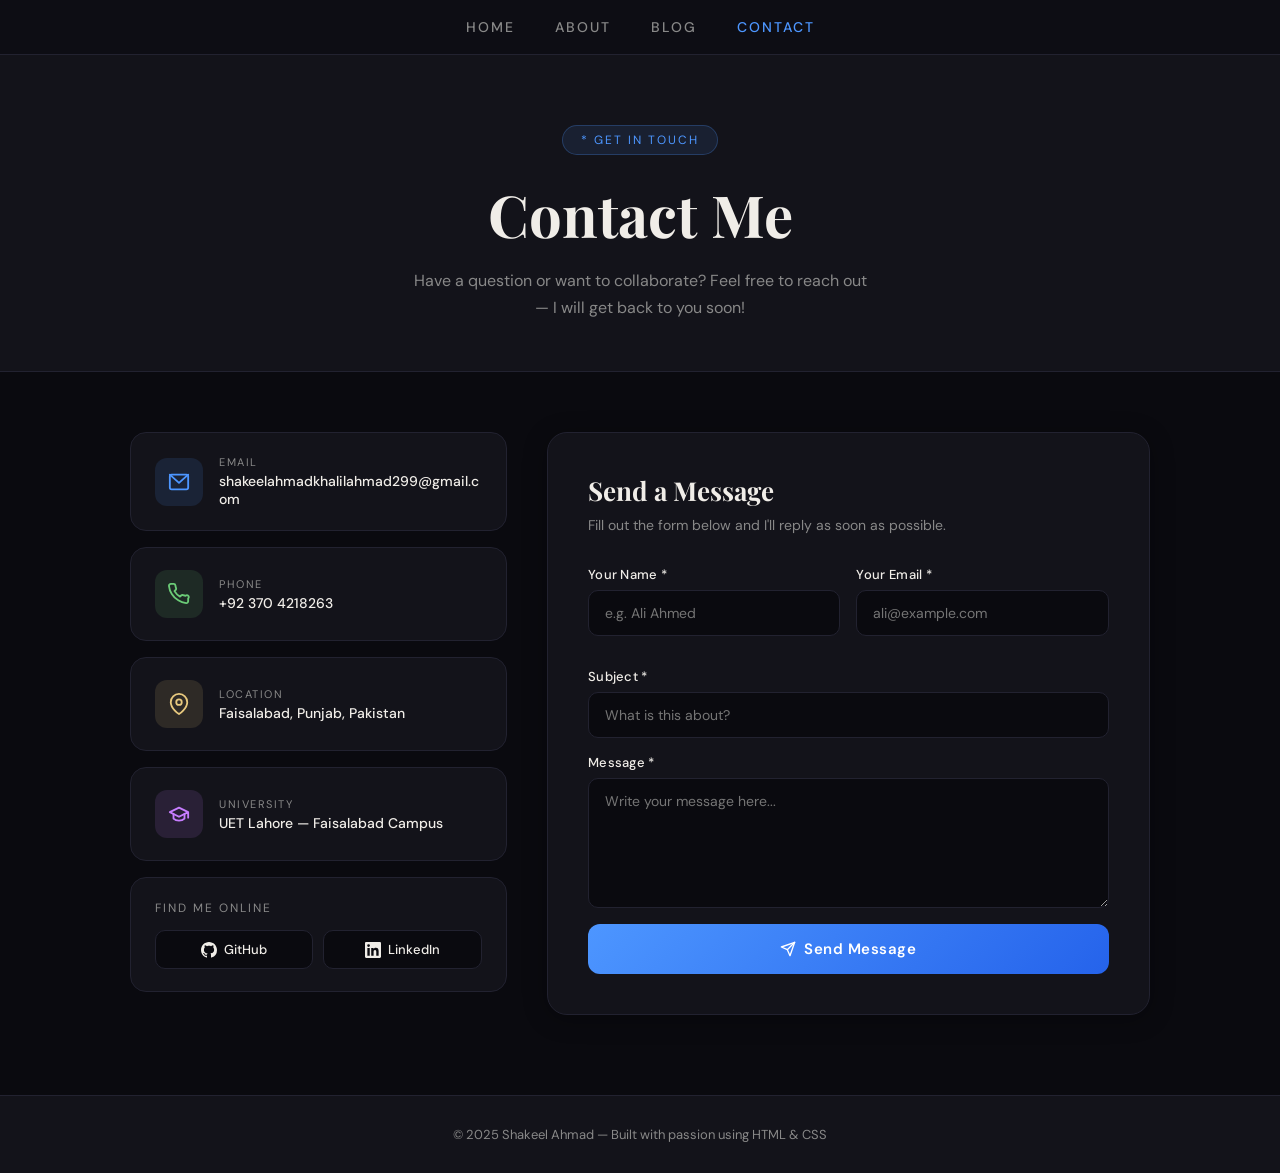
<file: contact.html>
<!DOCTYPE html>
<html lang="en">
<head>
  <meta charset="UTF-8" />
  <meta name="viewport" content="width=device-width, initial-scale=1.0"/>
  <title>Contact — Shakeel Ahmad</title>
  <link href="https://fonts.googleapis.com/css2?family=Playfair+Display:wght@700;900&family=DM+Sans:wght@300;400;500&display=swap" rel="stylesheet"/>
  <style>
    :root {
      --bg: #0a0a0f;
      --surface: #13131a;
      --surface2: #1a1a2e;
      --text: #f0ede8;
      --muted: #888;
      --border: #222230;
      --blue: #4d96ff;
      --gold: #e8c97e;
      --green: #6bcb77;
      --red: #ff6b6b;
      --purple: #c77dff;
    }

    * { margin: 0; padding: 0; box-sizing: border-box; }

    body {
      background: var(--bg);
      color: var(--text);
      font-family: 'DM Sans', sans-serif;
      min-height: 100vh;
    }

    nav {
      background: #0d0d14;
      padding: 18px 40px;
      display: flex;
      justify-content: center;
      gap: 40px;
      border-bottom: 1px solid var(--border);
      position: sticky;
      top: 0;
      z-index: 100;
    }
    nav a {
      color: var(--muted);
      text-decoration: none;
      font-size: 14px;
      letter-spacing: 2px;
      text-transform: uppercase;
      font-weight: 500;
      transition: color 0.3s;
    }
    nav a:hover { color: var(--text); }
    nav a.active { color: var(--blue); }

    .page-header {
      text-align: center;
      padding: 70px 20px 50px;
      background: var(--surface);
      border-bottom: 1px solid var(--border);
    }
    .badge {
      display: inline-block;
      background: rgba(77,150,255,0.1);
      border: 1px solid rgba(77,150,255,0.25);
      color: var(--blue);
      padding: 6px 18px;
      border-radius: 20px;
      font-size: 12px;
      letter-spacing: 2px;
      text-transform: uppercase;
      margin-bottom: 20px;
    }
    .page-header h1 {
      font-family: 'Playfair Display', serif;
      font-size: clamp(36px, 5vw, 58px);
      color: var(--text);
      margin-bottom: 14px;
    }
    .page-header p {
      color: var(--muted);
      font-size: 16px;
      max-width: 460px;
      margin: 0 auto;
      line-height: 1.7;
    }

    .main-grid {
      max-width: 1100px;
      margin: 0 auto;
      padding: 60px 40px 80px;
      display: grid;
      grid-template-columns: 1fr 1.6fr;
      gap: 40px;
      align-items: start;
    }

    .info-col { display: flex; flex-direction: column; gap: 16px; }

    .info-card {
      background: var(--surface);
      border: 1px solid var(--border);
      border-radius: 16px;
      padding: 22px 24px;
      display: flex;
      align-items: center;
      gap: 16px;
      transition: transform 0.3s, box-shadow 0.3s;
      text-decoration: none;
      color: var(--text);
      animation: fadeUp 0.5s ease both;
    }
    .info-card:nth-child(1) { animation-delay: 0.1s; }
    .info-card:nth-child(2) { animation-delay: 0.2s; }
    .info-card:nth-child(3) { animation-delay: 0.3s; }
    .info-card:nth-child(4) { animation-delay: 0.4s; }
    .info-card:hover {
      transform: translateY(-3px);
      box-shadow: 0 8px 24px rgba(0,0,0,0.25);
    }

    .info-icon {
      width: 48px; height: 48px;
      border-radius: 12px;
      display: flex;
      align-items: center;
      justify-content: center;
      flex-shrink: 0;
    }
    .icon-blue  { background: rgba(77,150,255,0.12); }
    .icon-green { background: rgba(107,203,119,0.12); }
    .icon-gold  { background: rgba(232,201,126,0.12); }
    .icon-purple{ background: rgba(199,125,255,0.12); }

    .info-label {
      font-size: 11px;
      letter-spacing: 1.5px;
      text-transform: uppercase;
      color: var(--muted);
      margin-bottom: 3px;
    }
    .info-value {
      font-size: 14px;
      font-weight: 500;
      color: var(--text);
      word-break: break-all;
    }

    .social-section {
      background: var(--surface);
      border: 1px solid var(--border);
      border-radius: 16px;
      padding: 22px 24px;
      animation: fadeUp 0.5s 0.5s ease both;
    }
    .social-title {
      font-size: 12px;
      letter-spacing: 2px;
      text-transform: uppercase;
      color: var(--muted);
      margin-bottom: 14px;
    }
    .social-row { display: flex; gap: 10px; }
    .social-btn {
      flex: 1;
      padding: 10px;
      border-radius: 10px;
      border: 1px solid var(--border);
      background: var(--bg);
      display: flex;
      align-items: center;
      justify-content: center;
      gap: 7px;
      font-size: 13px;
      font-weight: 500;
      text-decoration: none;
      color: var(--text);
      transition: all 0.25s;
      font-family: 'DM Sans', sans-serif;
    }
    .social-btn:hover { transform: translateY(-2px); }
    .social-btn.github:hover   { background: #1a1a2e; color: white; border-color: #333; }
    .social-btn.linkedin:hover { background: #0a66c2; color: white; border-color: #0a66c2; }

    .form-col { animation: fadeUp 0.5s 0.2s ease both; }

    .form-card {
      background: var(--surface);
      border: 1px solid var(--border);
      border-radius: 20px;
      padding: 40px;
      box-shadow: 0 4px 24px rgba(0,0,0,0.3);
    }
    .form-card h2 {
      font-family: 'Playfair Display', serif;
      font-size: 26px;
      margin-bottom: 8px;
      color: var(--text);
    }
    .form-card .form-sub {
      color: var(--muted);
      font-size: 14px;
      margin-bottom: 32px;
    }

    .form-row {
      display: grid;
      grid-template-columns: 1fr 1fr;
      gap: 16px;
      margin-bottom: 16px;
    }

    .form-group {
      display: flex;
      flex-direction: column;
      margin-bottom: 16px;
    }
    .form-group label {
      font-size: 13px;
      font-weight: 500;
      color: var(--text);
      margin-bottom: 7px;
      letter-spacing: 0.3px;
    }
    .form-group input,
    .form-group textarea {
      padding: 13px 16px;
      border: 1.5px solid var(--border);
      border-radius: 10px;
      font-size: 14px;
      font-family: 'DM Sans', sans-serif;
      color: var(--text);
      background: var(--bg);
      transition: border-color 0.2s, box-shadow 0.2s;
      outline: none;
    }
    .form-group input:focus,
    .form-group textarea:focus {
      border-color: var(--blue);
      box-shadow: 0 0 0 3px rgba(77,150,255,0.12);
    }
    .form-group textarea {
      resize: vertical;
      min-height: 130px;
    }

    .submit-btn {
      width: 100%;
      padding: 15px;
      background: linear-gradient(135deg, var(--blue), #2563eb);
      color: white;
      border: none;
      border-radius: 12px;
      font-size: 15px;
      font-weight: 600;
      font-family: 'DM Sans', sans-serif;
      cursor: pointer;
      transition: transform 0.2s, box-shadow 0.2s;
      letter-spacing: 0.5px;
      display: flex;
      align-items: center;
      justify-content: center;
      gap: 8px;
    }
    .submit-btn:hover {
      transform: translateY(-2px);
      box-shadow: 0 8px 24px rgba(77,150,255,0.35);
    }
    .submit-btn:active { transform: translateY(0); }
    .submit-btn:disabled {
      opacity: 0.6;
      cursor: not-allowed;
      transform: none;
    }

    .success-msg {
      display: none;
      background: rgba(107,203,119,0.1);
      border: 1px solid rgba(107,203,119,0.3);
      color: #6bcb77;
      border-radius: 10px;
      padding: 14px 18px;
      font-size: 14px;
      margin-top: 16px;
      text-align: center;
    }
    .success-msg.show { display: block; animation: fadeUp 0.4s ease; }

    .error-msg {
      display: none;
      background: rgba(255,107,107,0.1);
      border: 1px solid rgba(255,107,107,0.3);
      color: #ff6b6b;
      border-radius: 10px;
      padding: 14px 18px;
      font-size: 14px;
      margin-top: 16px;
      text-align: center;
    }
    .error-msg.show { display: block; animation: fadeUp 0.4s ease; }

    @keyframes fadeUp {
      from { opacity: 0; transform: translateY(20px); }
      to   { opacity: 1; transform: translateY(0); }
    }

    footer {
      text-align: center;
      padding: 30px;
      color: var(--muted);
      font-size: 13px;
      border-top: 1px solid var(--border);
      background: var(--surface);
    }

    @media (max-width: 768px) {
      .main-grid   { grid-template-columns: 1fr; padding: 30px 20px 60px; }
      .form-row    { grid-template-columns: 1fr; }
      .form-card   { padding: 24px; }
      nav          { gap: 20px; padding: 16px 20px; }
    }
  </style>
</head>
<body>

  <nav>
    <a href="index.html">Home</a>
    <a href="about.html">About</a>
    <a href="blog.html">Blog</a>
    <a href="contact.html" class="active">Contact</a>
  </nav>

  <div class="page-header">
    <div class="badge">* Get In Touch</div>
    <h1>Contact Me</h1>
    <p>Have a question or want to collaborate? Feel free to reach out — I will get back to you soon!</p>
  </div>

  <div class="main-grid">

    <!-- LEFT: INFO -->
    <div class="info-col">

      <!-- EMAIL CARD — fixed, no Cloudflare obfuscation -->
      <a href="mailto:shakeelahmadkhalilahmad299@gmail.com" class="info-card">
        <div class="info-icon icon-blue">
          <svg width="22" height="22" viewBox="0 0 24 24" fill="none" stroke="#4d96ff" stroke-width="2" stroke-linecap="round" stroke-linejoin="round">
            <rect x="2" y="4" width="20" height="16" rx="2"/>
            <polyline points="2,4 12,13 22,4"/>
          </svg>
        </div>
        <div>
          <div class="info-label">Email</div>
          <div class="info-value">shakeelahmadkhalilahmad299@gmail.com</div>
        </div>
      </a>

      <a href="tel:+923704218263" class="info-card">
        <div class="info-icon icon-green">
          <svg width="22" height="22" viewBox="0 0 24 24" fill="none" stroke="#6bcb77" stroke-width="2" stroke-linecap="round" stroke-linejoin="round">
            <path d="M22 16.92v3a2 2 0 0 1-2.18 2 19.79 19.79 0 0 1-8.63-3.07A19.5 19.5 0 0 1 4.15 12a19.79 19.79 0 0 1-3.07-8.67A2 2 0 0 1 3.06 1h3a2 2 0 0 1 2 1.72c.127.96.361 1.903.7 2.81a2 2 0 0 1-.45 2.11L7.09 8.91a16 16 0 0 0 6 6l1.27-1.27a2 2 0 0 1 2.11-.45c.907.339 1.85.573 2.81.7A2 2 0 0 1 22 16.92z"/>
          </svg>
        </div>
        <div>
          <div class="info-label">Phone</div>
          <div class="info-value">+92 370 4218263</div>
        </div>
      </a>

      <div class="info-card">
        <div class="info-icon icon-gold">
          <svg width="22" height="22" viewBox="0 0 24 24" fill="none" stroke="#e8c97e" stroke-width="2" stroke-linecap="round" stroke-linejoin="round">
            <path d="M21 10c0 7-9 13-9 13s-9-6-9-13a9 9 0 0 1 18 0z"/>
            <circle cx="12" cy="10" r="3"/>
          </svg>
        </div>
        <div>
          <div class="info-label">Location</div>
          <div class="info-value">Faisalabad, Punjab, Pakistan</div>
        </div>
      </div>

      <div class="info-card">
        <div class="info-icon icon-purple">
          <svg width="22" height="22" viewBox="0 0 24 24" fill="none" stroke="#c77dff" stroke-width="2" stroke-linecap="round" stroke-linejoin="round">
            <path d="M22 10v6M2 10l10-5 10 5-10 5z"/>
            <path d="M6 12v5c3 3 9 3 12 0v-5"/>
          </svg>
        </div>
        <div>
          <div class="info-label">University</div>
          <div class="info-value">UET Lahore — Faisalabad Campus</div>
        </div>
      </div>

      <!-- SOCIAL -->
      <div class="social-section">
        <div class="social-title">Find Me Online</div>
        <div class="social-row">
          <a href="https://shakeel896.github.io" target="_blank" class="social-btn github">
            <svg width="16" height="16" viewBox="0 0 24 24" fill="currentColor">
              <path d="M12 0C5.37 0 0 5.37 0 12c0 5.31 3.435 9.795 8.205 11.385.6.105.825-.255.825-.57 0-.285-.015-1.23-.015-2.235-3.015.555-3.795-.735-4.035-1.41-.135-.345-.72-1.41-1.23-1.695-.42-.225-1.02-.78-.015-.795.945-.015 1.62.87 1.845 1.23 1.08 1.815 2.805 1.305 3.495.99.105-.78.42-1.305.765-1.605-2.67-.3-5.46-1.335-5.46-5.925 0-1.305.465-2.385 1.23-3.225-.12-.3-.54-1.53.12-3.18 0 0 1.005-.315 3.3 1.23.96-.27 1.98-.405 3-.405s2.04.135 3 .405c2.295-1.56 3.3-1.23 3.3-1.23.66 1.65.24 2.88.12 3.18.765.84 1.23 1.905 1.23 3.225 0 4.605-2.805 5.625-5.475 5.925.435.375.81 1.095.81 2.22 0 1.605-.015 2.895-.015 3.3 0 .315.225.69.825.57A12.02 12.02 0 0 0 24 12c0-6.63-5.37-12-12-12z"/>
            </svg>
            GitHub
          </a>
          <a href="https://linkedin.com" target="_blank" class="social-btn linkedin">
            <svg width="16" height="16" viewBox="0 0 24 24" fill="currentColor">
              <path d="M20.447 20.452h-3.554v-5.569c0-1.328-.027-3.037-1.852-3.037-1.853 0-2.136 1.445-2.136 2.939v5.667H9.351V9h3.414v1.561h.046c.477-.9 1.637-1.85 3.37-1.85 3.601 0 4.267 2.37 4.267 5.455v6.286zM5.337 7.433a2.062 2.062 0 0 1-2.063-2.065 2.064 2.064 0 1 1 2.063 2.065zm1.782 13.019H3.555V9h3.564v11.452zM22.225 0H1.771C.792 0 0 .774 0 1.729v20.542C0 23.227.792 24 1.771 24h20.451C23.2 24 24 23.227 24 22.271V1.729C24 .774 23.2 0 22.222 0h.003z"/>
            </svg>
            LinkedIn
          </a>
        </div>
      </div>

    </div>

    <!-- RIGHT: FORM -->
    <div class="form-col">
      <div class="form-card">
        <h2>Send a Message</h2>
        <p class="form-sub">Fill out the form below and I'll reply as soon as possible.</p>

        <form id="contactForm">
          <!-- Web3Forms Access Key -->
          <input type="hidden" name="access_key" value="2d021038-1037-4c2c-9a14-3f026c89f277">
          <!-- Optional: makes the email subject nicer in your inbox -->
          <input type="hidden" name="from_name" value="Portfolio Contact Form">
          <!-- Honeypot spam-protection field (keep hidden, don't remove) -->
          <input type="checkbox" name="botcheck" style="display:none">

          <div class="form-row">
            <div class="form-group">
              <label>Your Name *</label>
              <input type="text" id="name" name="name" placeholder="e.g. Ali Ahmed" required />
            </div>
            <div class="form-group">
              <label>Your Email *</label>
              <input type="email" id="email" name="email" placeholder="ali@example.com" required />
            </div>
          </div>

          <div class="form-group">
            <label>Subject *</label>
            <input type="text" id="subject" name="subject" placeholder="What is this about?" required />
          </div>

          <div class="form-group">
            <label>Message *</label>
            <textarea id="message" name="message" placeholder="Write your message here..." required></textarea>
          </div>

          <button type="submit" class="submit-btn" id="submitBtn">
            <svg width="16" height="16" viewBox="0 0 24 24" fill="none" stroke="currentColor" stroke-width="2" stroke-linecap="round" stroke-linejoin="round">
              <line x1="22" y1="2" x2="11" y2="13"/>
              <polygon points="22 2 15 22 11 13 2 9 22 2"/>
            </svg>
            <span id="submitBtnText">Send Message</span>
          </button>

          <div class="success-msg" id="successMsg">
            Message sent successfully! I will get back to you soon.
          </div>
          <div class="error-msg" id="errorMsg">
            Something went wrong. Please try again or email me directly.
          </div>
        </form>
      </div>
    </div>

  </div>

  <footer>
    &copy; 2025 Shakeel Ahmad &mdash; Built with passion using HTML &amp; CSS
  </footer>

  <script>
    const form = document.getElementById('contactForm');
    const submitBtn = document.getElementById('submitBtn');
    const submitBtnText = document.getElementById('submitBtnText');
    const successMsg = document.getElementById('successMsg');
    const errorMsg = document.getElementById('errorMsg');

    form.addEventListener('submit', function (e) {
      e.preventDefault();

      successMsg.classList.remove('show');
      errorMsg.classList.remove('show');

      submitBtn.disabled = true;
      submitBtnText.textContent = 'Sending...';

      const formData = new FormData(form);
      const object = Object.fromEntries(formData);
      const json = JSON.stringify(object);

      fetch('https://api.web3forms.com/submit', {
        method: 'POST',
        headers: {
          'Content-Type': 'application/json',
          Accept: 'application/json'
        },
        body: json
      })
        .then(async (response) => {
          let jsonResponse = await response.json();
          if (response.status === 200) {
            successMsg.classList.add('show');
            form.reset();
          } else {
            console.log(response);
            errorMsg.classList.add('show');
          }
        })
        .catch((error) => {
          console.log(error);
          errorMsg.classList.add('show');
        })
        .finally(() => {
          submitBtn.disabled = false;
          submitBtnText.textContent = 'Send Message';
          setTimeout(function () {
            successMsg.classList.remove('show');
            errorMsg.classList.remove('show');
          }, 5000);
        });
    });
  </script>

</body>
</html>
</file>
